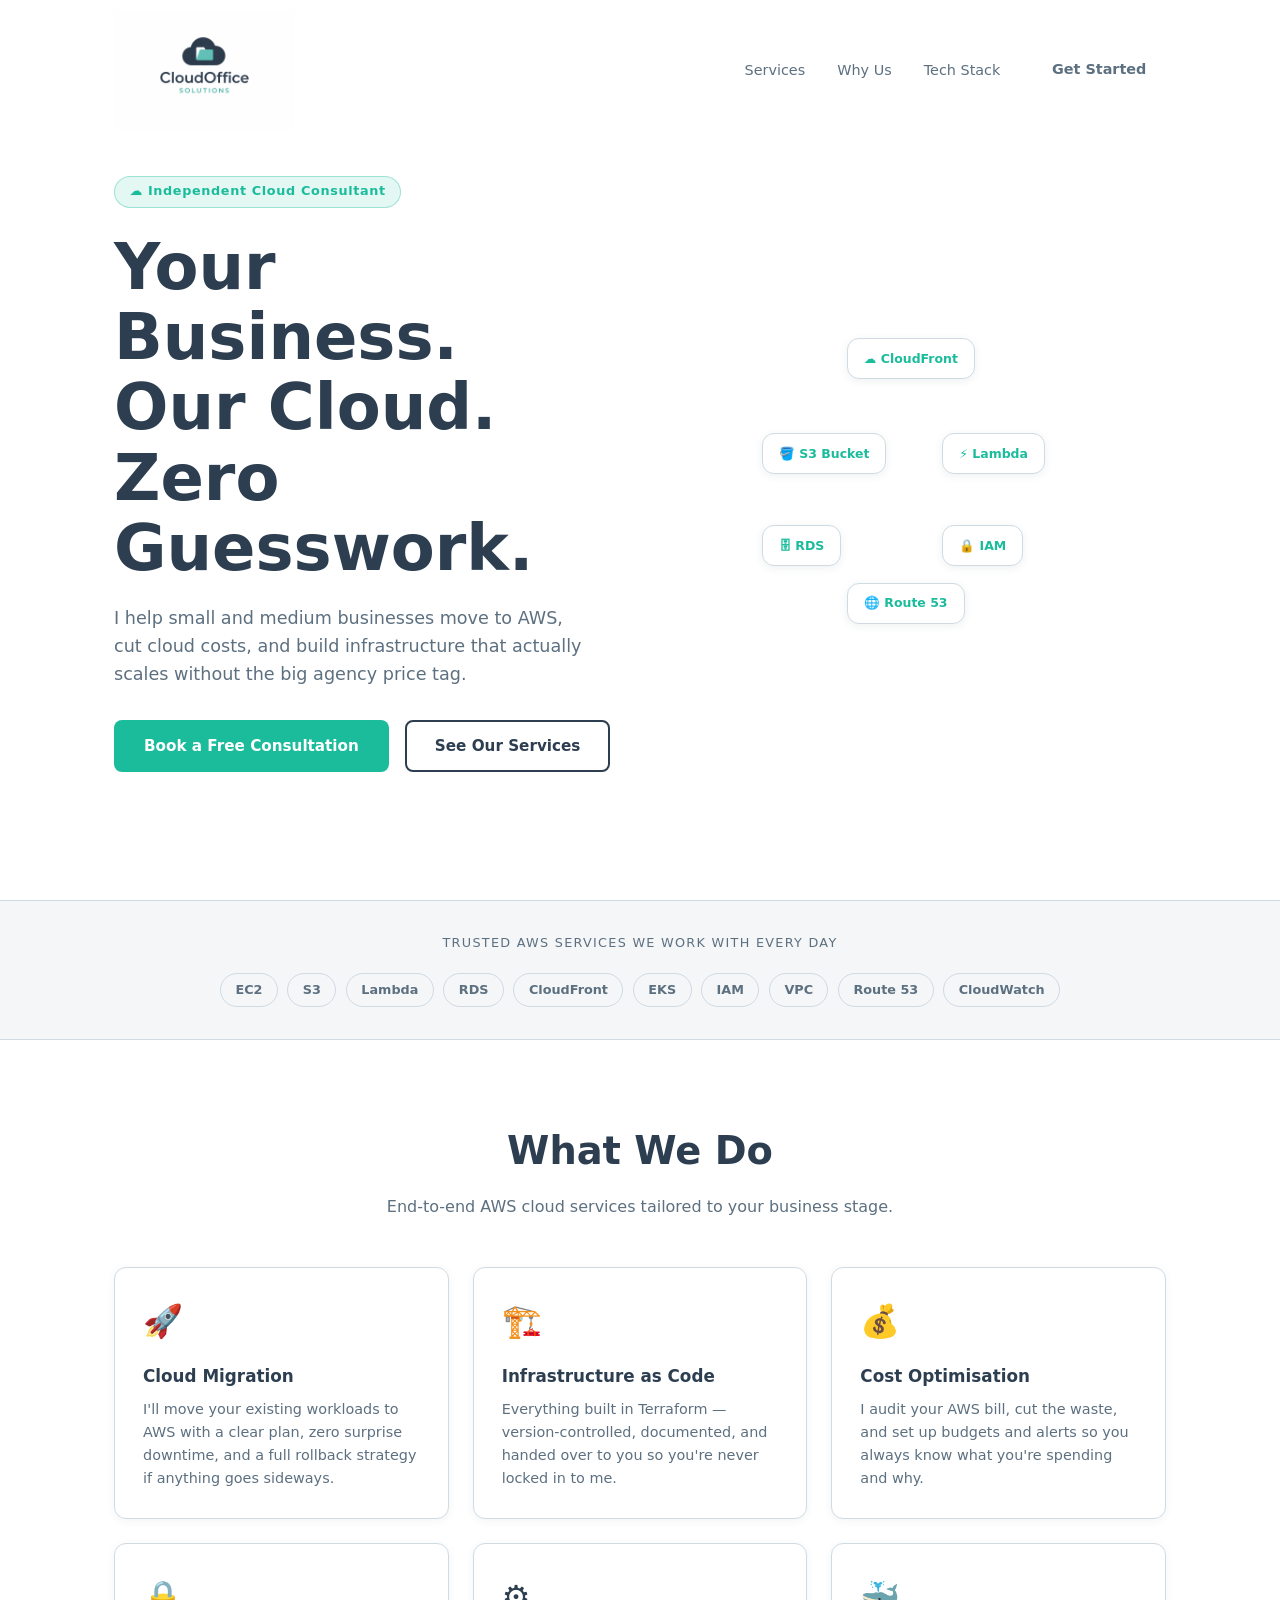
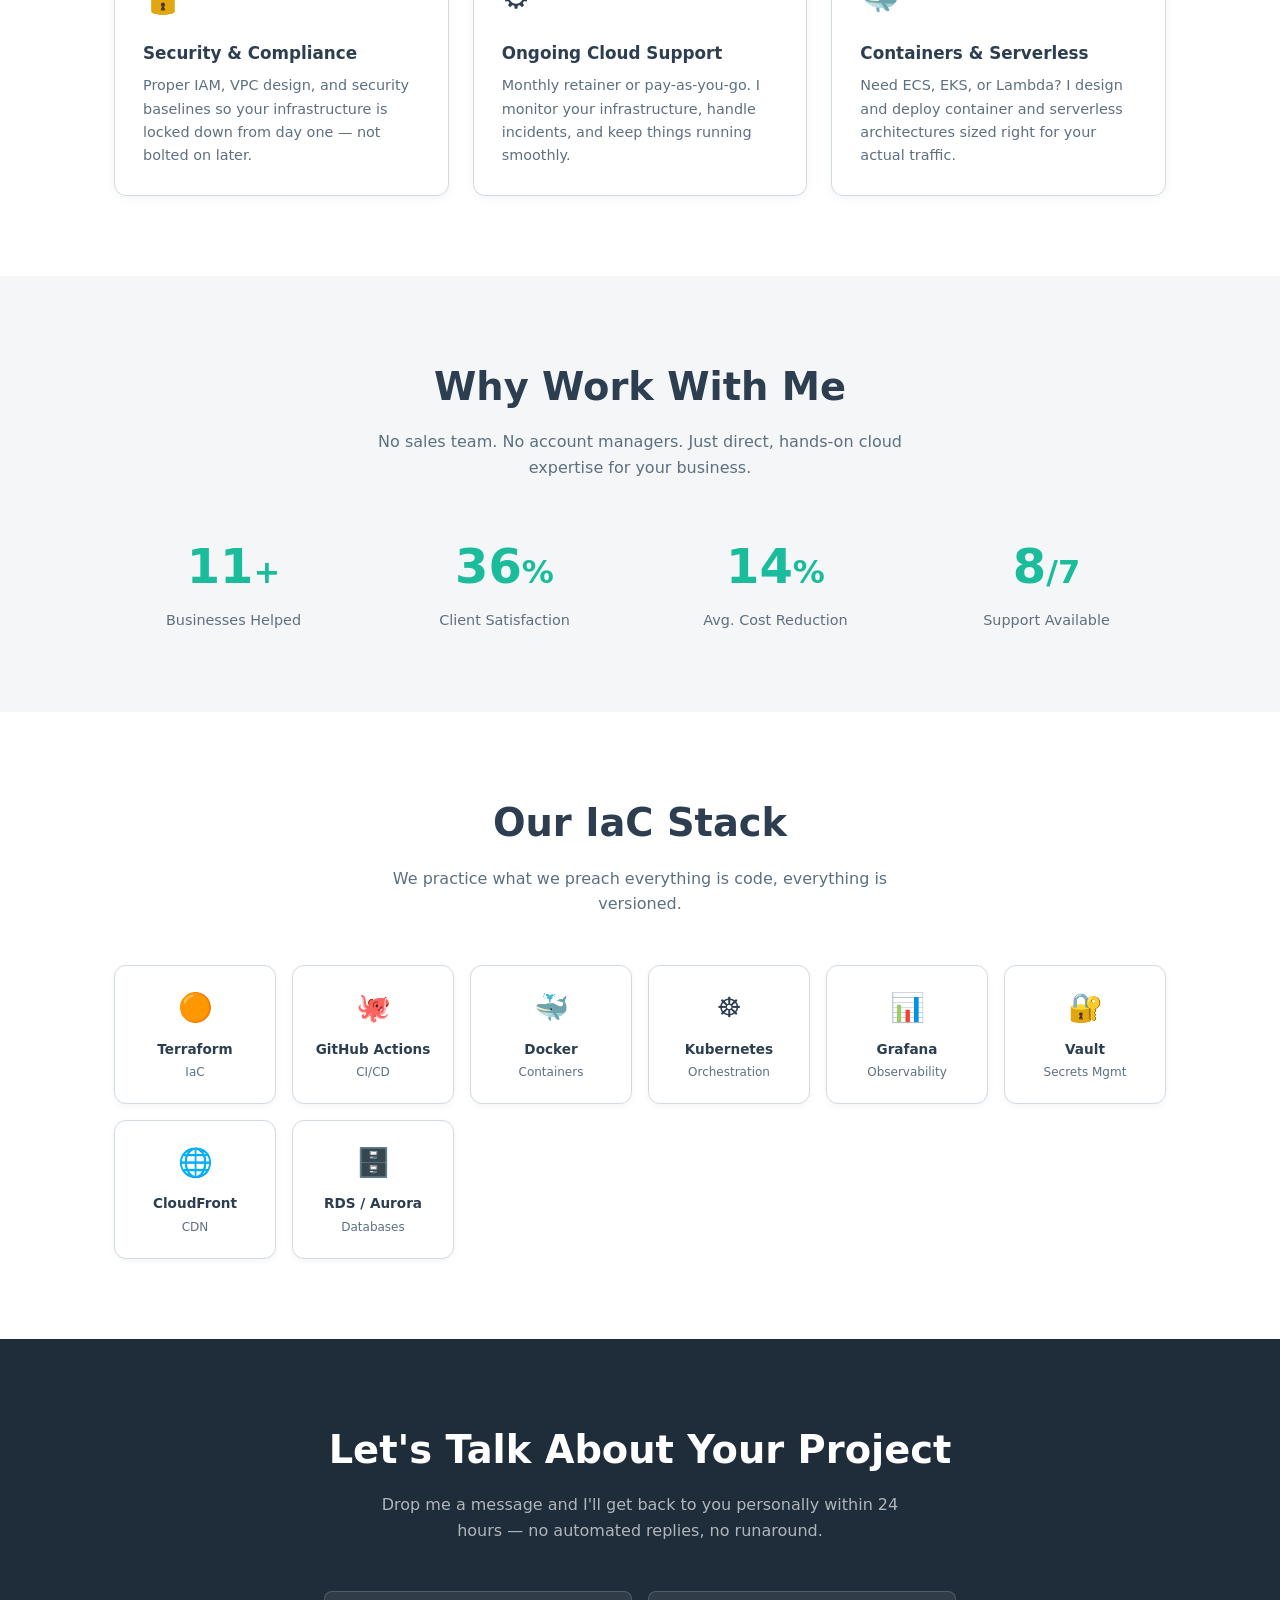
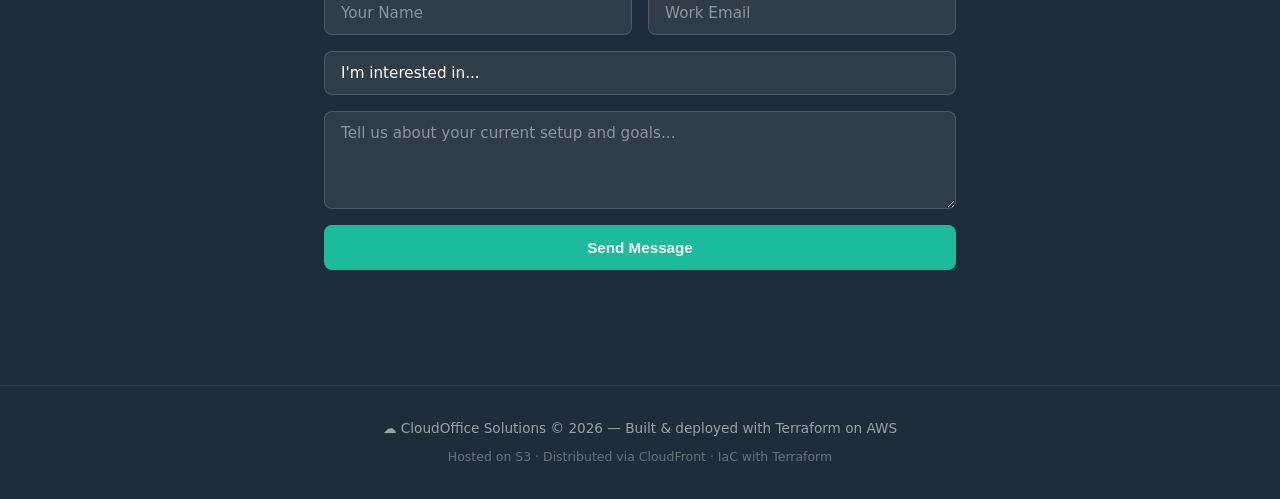
<file: day25-static-website/website/index.html>
<!DOCTYPE html>
<html lang="en">
<head>
  <meta charset="UTF-8" />
  <meta name="viewport" content="width=device-width, initial-scale=1.0" />
  <title>CloudOffice Solutions — Cloud Services on AWS</title>
  <link rel="stylesheet" href="styles.css" />
</head>
<body>

  <!-- NAV -->
  <nav class="nav" id="navbar">
    <div class="nav__inner">
      <a href="#" class="nav__logo">
        <img src="CloudOffice-Solutions-logo.png" alt="CloudOffice Solutions" class="nav__logo-img" />
      </a>
      <ul class="nav__links">
        <li><a href="#services">Services</a></li>
        <li><a href="#why">Why Us</a></li>
        <li><a href="#stack">Tech Stack</a></li>
        <li><a href="#contact" class="btn btn--sm">Get Started</a></li>
      </ul>
      <button class="nav__burger" id="burger" aria-label="Toggle menu">&#9776;</button>
    </div>
  </nav>

  <!-- HERO -->
  <header class="hero">
    <div class="hero__content">
      <span class="badge">☁ Independent Cloud Consultant</span>
      <h1 class="hero__title">Your Business.<br/>Our Cloud.<br/>Zero Guesswork.</h1>
      <p class="hero__sub">I help small and medium businesses move to AWS, cut cloud costs, and build infrastructure that actually scales without the big agency price tag.</p>
      <div class="hero__cta">
        <a href="#contact" class="btn btn--primary">Book a Free Consultation</a>
        <a href="#services" class="btn btn--ghost">See Our Services</a>
      </div>
    </div>
    <div class="hero__visual" aria-hidden="true">
      <div class="cloud-diagram" id="cloudDiagram"></div>
    </div>
  </header>

  <!-- LOGOS -->
  <section class="logos">
    <p class="logos__label">Trusted AWS services we work with every day</p>
    <div class="logos__row">
      <span class="logo-pill">EC2</span>
      <span class="logo-pill">S3</span>
      <span class="logo-pill">Lambda</span>
      <span class="logo-pill">RDS</span>
      <span class="logo-pill">CloudFront</span>
      <span class="logo-pill">EKS</span>
      <span class="logo-pill">IAM</span>
      <span class="logo-pill">VPC</span>
      <span class="logo-pill">Route 53</span>
      <span class="logo-pill">CloudWatch</span>
    </div>
  </section>

  <!-- SERVICES -->
  <section class="section" id="services">
    <div class="container">
      <h2 class="section__title">What We Do</h2>
      <p class="section__sub">End-to-end AWS cloud services tailored to your business stage.</p>
      <div class="cards" id="servicesGrid"></div>
    </div>
  </section>

  <!-- WHY US -->
  <section class="section section--alt" id="why">
    <div class="container">
      <h2 class="section__title">Why Work With Me</h2>
      <p class="section__sub">No sales team. No account managers. Just direct, hands-on cloud expertise for your business.</p>
      <div class="stats">
        <div class="stat" data-target="30">
          <span class="stat__number" id="stat0">0</span><span class="stat__suffix">+</span>
          <p class="stat__label">Businesses Helped</p>
        </div>
        <div class="stat" data-target="99">
          <span class="stat__number" id="stat1">0</span><span class="stat__suffix">%</span>
          <p class="stat__label">Client Satisfaction</p>
        </div>
        <div class="stat" data-target="40">
          <span class="stat__number" id="stat2">0</span><span class="stat__suffix">%</span>
          <p class="stat__label">Avg. Cost Reduction</p>
        </div>
        <div class="stat" data-target="24">
          <span class="stat__number" id="stat3">0</span><span class="stat__suffix">/7</span>
          <p class="stat__label">Support Available</p>
        </div>
      </div>
    </div>
  </section>

  <!-- TECH STACK -->
  <section class="section" id="stack">
    <div class="container">
      <h2 class="section__title">Our IaC Stack</h2>
      <p class="section__sub">We practice what we preach everything is code, everything is versioned.</p>
      <div class="stack-grid" id="stackGrid"></div>
    </div>
  </section>

  <!-- CONTACT -->
  <section class="section section--dark" id="contact">
    <div class="container container--narrow">
      <h2 class="section__title">Let's Talk About Your Project</h2>
      <p class="section__sub">Drop me a message and I'll get back to you personally within 24 hours — no automated replies, no runaround.</p>
      <form class="form" id="contactForm" novalidate>
        <div class="form__row">
          <input class="form__input" type="text" id="name" placeholder="Your Name" required />
          <input class="form__input" type="email" id="email" placeholder="Work Email" required />
        </div>
        <select class="form__input" id="service">
          <option value="">I'm interested in...</option>
          <option>Cloud Migration</option>
          <option>Infrastructure as Code</option>
          <option>Cost Optimisation</option>
          <option>Managed Cloud Ops</option>
          <option>Security & Compliance</option>
        </select>
        <textarea class="form__input form__textarea" id="message" placeholder="Tell us about your current setup and goals..." rows="4"></textarea>
        <button type="submit" class="btn btn--primary btn--full">Send Message</button>
        <p class="form__feedback" id="formFeedback"></p>
      </form>
    </div>
  </section>

  <!-- FOOTER -->
  <footer class="footer">
    <div class="container">
      <p>☁ CloudOffice Solutions &copy; <span id="year"></span> — Built &amp; deployed with Terraform on AWS</p>
      <p class="footer__sub">Hosted on S3 · Distributed via CloudFront · IaC with Terraform</p>
    </div>
  </footer>

  <script src="main.js"></script>
</body>
</html>
</file>
<file: day25-static-website/website/styles.css>
/* ── Reset & Base ── */
*, *::before, *::after { box-sizing: border-box; margin: 0; padding: 0; }

:root {
  --clr-bg:        #ffffff;
  --clr-surface:   #f4f6f8;
  --clr-surface2:  #e8ecf0;
  --clr-primary:   #1ABC9C;
  --clr-primary-d: #48C9B0;
  --clr-accent:    #1ABC9C;
  --clr-dark:      #2C3E50;
  --clr-dark-deep: #1F2D3A;
  --clr-text:      #2C3E50;
  --clr-muted:     #5d7080;
  --clr-border:    #d0dae3;
  --radius:        12px;
  --transition:    0.25s ease;
  --font:          'Segoe UI', system-ui, sans-serif;
}

html { scroll-behavior: smooth; }

body {
  font-family: var(--font);
  background: var(--clr-bg);
  color: var(--clr-text);
  line-height: 1.6;
}

/* ── Logo ── */
.nav__logo-img {
  height: auto;
  width: 180px;
  display: block;
}

a { color: inherit; text-decoration: none; }

/* ── Utility ── */
.container { max-width: 1100px; margin: 0 auto; padding: 0 1.5rem; }
.container--narrow { max-width: 680px; }

.btn {
  display: inline-block;
  padding: 0.75rem 1.75rem;
  border-radius: 8px;
  font-weight: 600;
  font-size: 0.95rem;
  cursor: pointer;
  border: 2px solid transparent;
  transition: var(--transition);
}
.btn--primary {
  background: var(--clr-primary);
  color: #fff;
}
.btn--primary:hover { background: var(--clr-primary-d); transform: translateY(-2px); }
.btn--ghost {
  border-color: var(--clr-dark);
  color: var(--clr-dark);
  background: transparent;
}
.btn--ghost:hover { border-color: var(--clr-primary); color: var(--clr-primary); }
.btn--sm { padding: 0.45rem 1.1rem; font-size: 0.875rem; }
.btn--full { width: 100%; text-align: center; }

/* ── Nav ── */
.nav {
  position: fixed;
  top: 0; left: 0; right: 0;
  z-index: 100;
  padding: 0.6rem 0;
  transition: background var(--transition), box-shadow var(--transition);
}
.nav.scrolled {
  background: rgba(255, 255, 255, 0.97);
  backdrop-filter: blur(10px);
  box-shadow: 0 1px 0 var(--clr-border);
}
.nav__inner {
  max-width: 1100px;
  margin: 0 auto;
  padding: 0 1.5rem;
  display: flex;
  align-items: center;
  justify-content: space-between;
}
.nav__logo { font-size: 1.25rem; font-weight: 700; color: var(--clr-dark); }
.nav__links {
  list-style: none;
  display: flex;
  align-items: center;
  gap: 2rem;
}
.nav__links a { color: var(--clr-muted); font-size: 0.9rem; transition: color var(--transition); }
.nav__links a:hover { color: var(--clr-dark); }
.nav__burger { display: none; background: none; border: none; color: var(--clr-dark); font-size: 1.5rem; cursor: pointer; }

/* ── Hero ── */
.hero {
  min-height: 100vh;
  display: flex;
  align-items: center;
  padding: 7rem 1.5rem 4rem;
  max-width: 1100px;
  margin: 0 auto;
  gap: 3rem;
}
.hero__content { flex: 1; }
.badge {
  display: inline-block;
  background: rgba(26,188,156,0.12);
  color: var(--clr-primary);
  border: 1px solid rgba(26,188,156,0.35);
  padding: 0.3rem 0.9rem;
  border-radius: 999px;
  font-size: 0.8rem;
  font-weight: 600;
  margin-bottom: 1.5rem;
  letter-spacing: 0.05em;
}
.hero__title {
  font-size: clamp(2.5rem, 5vw, 4rem);
  font-weight: 800;
  line-height: 1.1;
  margin-bottom: 1.25rem;
  color: var(--clr-dark);
}
.hero__sub { color: var(--clr-muted); font-size: 1.1rem; max-width: 480px; margin-bottom: 2rem; }
.hero__cta { display: flex; gap: 1rem; flex-wrap: wrap; }
.hero__visual { flex: 1; display: flex; justify-content: center; align-items: center; }

/* ── Cloud Diagram (animated SVG-like boxes) ── */
.cloud-diagram {
  width: 340px;
  height: 340px;
  position: relative;
}
.cloud-diagram .node {
  position: absolute;
  background: #fff;
  border: 1px solid var(--clr-border);
  border-radius: var(--radius);
  padding: 0.6rem 1rem;
  font-size: 0.78rem;
  font-weight: 600;
  color: var(--clr-primary);
  white-space: nowrap;
  box-shadow: 0 2px 8px rgba(44,62,80,0.08);
  animation: float 4s ease-in-out infinite;
}
.cloud-diagram .node:nth-child(2) { animation-delay: 0.5s; }
.cloud-diagram .node:nth-child(3) { animation-delay: 1s; }
.cloud-diagram .node:nth-child(4) { animation-delay: 1.5s; }
.cloud-diagram .node:nth-child(5) { animation-delay: 2s; }
.cloud-diagram .node:nth-child(6) { animation-delay: 2.5s; }
.cloud-diagram .line {
  position: absolute;
  background: linear-gradient(90deg, transparent, var(--clr-border), transparent);
  height: 1px;
  transform-origin: left center;
}
@keyframes float {
  0%, 100% { transform: translateY(0); }
  50%       { transform: translateY(-8px); }
}

/* ── Logos ── */
.logos {
  border-top: 1px solid var(--clr-border);
  border-bottom: 1px solid var(--clr-border);
  background: var(--clr-surface);
  padding: 2rem 1.5rem;
  text-align: center;
}
.logos__label { color: var(--clr-muted); font-size: 0.8rem; text-transform: uppercase; letter-spacing: 0.1em; margin-bottom: 1.25rem; }
.logos__row { display: flex; flex-wrap: wrap; justify-content: center; gap: 0.6rem; }
.logo-pill {
  background: var(--clr-surface);
  border: 1px solid var(--clr-border);
  color: var(--clr-muted);
  padding: 0.35rem 0.9rem;
  border-radius: 999px;
  font-size: 0.8rem;
  font-weight: 600;
  transition: var(--transition);
}
.logo-pill:hover { border-color: var(--clr-primary); color: var(--clr-primary); background: rgba(26,188,156,0.06); }

/* ── Sections ── */
.section { padding: 5rem 1.5rem; }
.section--alt { background: var(--clr-surface); }
.section--dark { background: var(--clr-dark-deep); color: #fff; }
.section--dark .section__title { color: #fff; }
.section--dark .section__sub   { color: rgba(255,255,255,0.65); }
.section__title { font-size: clamp(1.75rem, 3vw, 2.5rem); font-weight: 700; text-align: center; margin-bottom: 0.75rem; }
.section__sub { color: var(--clr-muted); text-align: center; max-width: 560px; margin: 0 auto 3rem; }

/* ── Service Cards ── */
.cards {
  display: grid;
  grid-template-columns: repeat(auto-fit, minmax(280px, 1fr));
  gap: 1.5rem;
}
.card {
  background: #fff;
  border: 1px solid var(--clr-border);
  border-radius: var(--radius);
  padding: 1.75rem;
  transition: var(--transition);
  box-shadow: 0 2px 8px rgba(44,62,80,0.06);
}
.card:hover { border-color: var(--clr-primary); transform: translateY(-4px); box-shadow: 0 8px 24px rgba(26,188,156,0.15); }
.card__icon { font-size: 2rem; margin-bottom: 1rem; }
.card__title { font-size: 1.05rem; font-weight: 700; margin-bottom: 0.5rem; }
.card__desc { color: var(--clr-muted); font-size: 0.9rem; }

/* ── Stats ── */
.stats {
  display: grid;
  grid-template-columns: repeat(auto-fit, minmax(180px, 1fr));
  gap: 2rem;
  text-align: center;
}
.stat__number {
  font-size: 3rem;
  font-weight: 800;
  color: var(--clr-primary);
}
.stat__suffix { font-size: 2rem; font-weight: 800; color: var(--clr-primary); }
.stat__label { color: var(--clr-muted); font-size: 0.9rem; margin-top: 0.25rem; }

/* ── Why Us section is dark ── */
.section--alt .stat__label { color: var(--clr-muted); }

/* ── Stack Grid ── */
.stack-grid {
  display: grid;
  grid-template-columns: repeat(auto-fit, minmax(160px, 1fr));
  gap: 1rem;
}
.stack-item {
  background: #fff;
  border: 1px solid var(--clr-border);
  border-radius: var(--radius);
  padding: 1.25rem;
  text-align: center;
  transition: var(--transition);
  box-shadow: 0 2px 6px rgba(44,62,80,0.05);
}
.stack-item:hover { border-color: var(--clr-primary); box-shadow: 0 4px 16px rgba(26,188,156,0.12); }
.stack-item__icon { font-size: 1.75rem; margin-bottom: 0.5rem; }
.stack-item__name { font-size: 0.85rem; font-weight: 600; }
.stack-item__desc { font-size: 0.75rem; color: var(--clr-muted); margin-top: 0.2rem; }

/* ── Form ── */
.form { display: flex; flex-direction: column; gap: 1rem; }
.form__row { display: grid; grid-template-columns: 1fr 1fr; gap: 1rem; }
.form__input {
  width: 100%;
  background: rgba(255,255,255,0.08);
  border: 1px solid rgba(255,255,255,0.15);
  border-radius: 8px;
  padding: 0.75rem 1rem;
  color: #fff;
  font-size: 0.95rem;
  font-family: var(--font);
  transition: border-color var(--transition);
  appearance: none;
}
.form__input:focus { outline: none; border-color: var(--clr-primary); }
.form__input::placeholder { color: rgba(255,255,255,0.45); }
.form__input option { background: var(--clr-dark-deep); color: #fff; }
.form__textarea { resize: vertical; }
.form__feedback { text-align: center; font-size: 0.9rem; min-height: 1.2rem; }
.form__feedback.success { color: #4ade80; }
.form__feedback.error   { color: #f87171; }

/* ── Footer ── */
.footer {
  background: var(--clr-dark-deep);
  border-top: 1px solid rgba(255,255,255,0.08);
  padding: 2rem 1.5rem;
  text-align: center;
  color: rgba(255,255,255,0.55);
  font-size: 0.85rem;
}
.footer__sub { margin-top: 0.4rem; font-size: 0.78rem; opacity: 0.6; }

/* ── Mobile ── */
@media (max-width: 768px) {
  .hero { flex-direction: column; text-align: center; padding-top: 6rem; }
  .hero__sub { margin: 0 auto 2rem; }
  .hero__cta { justify-content: center; }
  .hero__visual { display: none; }
  .nav__links { display: none; flex-direction: column; position: absolute; top: 100%; left: 0; right: 0; background: #fff; padding: 1rem 1.5rem; border-bottom: 1px solid var(--clr-border); gap: 1rem; }
  .nav__links.open { display: flex; }
  .nav__burger { display: block; }
  .form__row { grid-template-columns: 1fr; }
}
</file>
